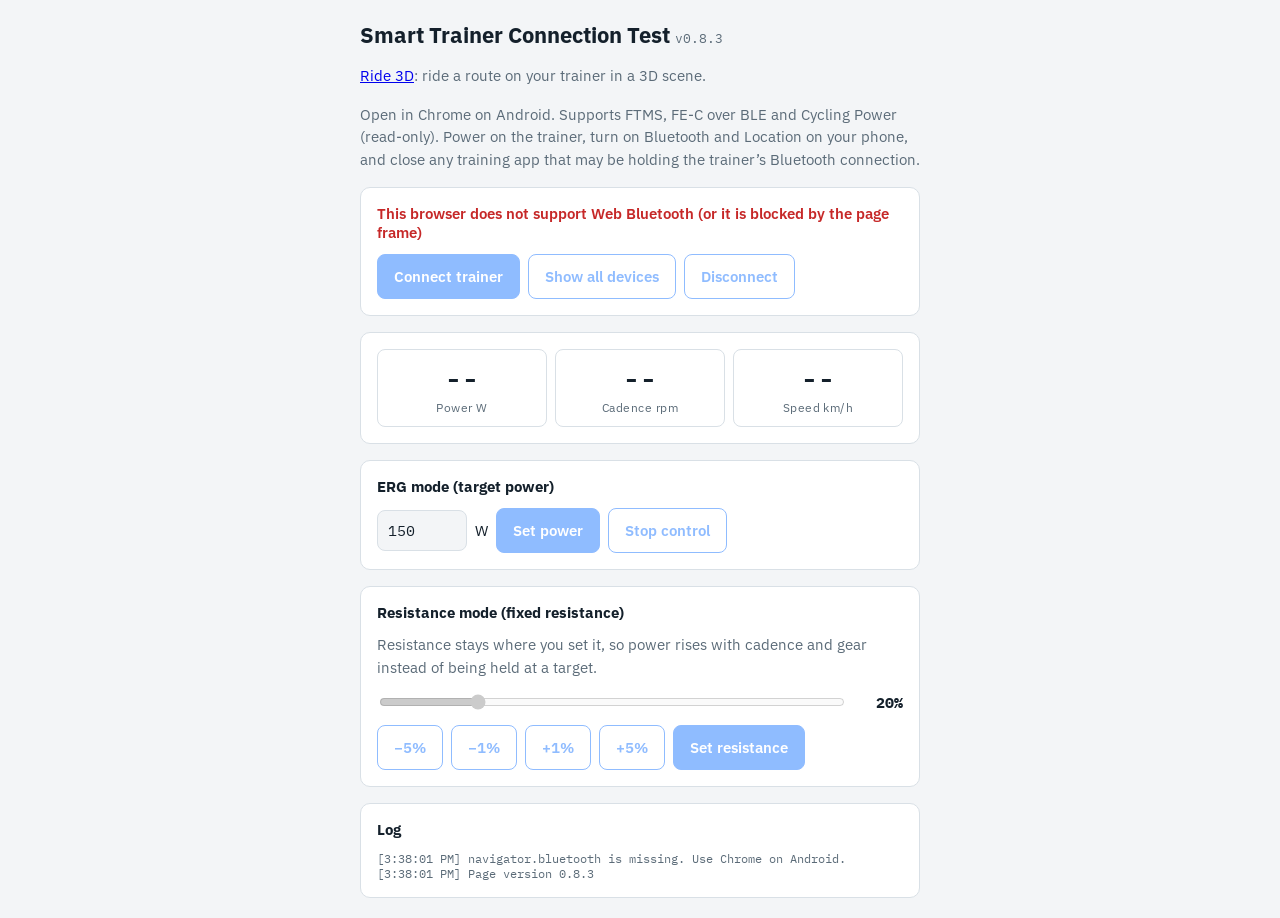
<file: index.html>
<!doctype html>
<html lang="en">
<head>
<meta charset="utf-8">
<meta name="viewport" content="width=device-width,initial-scale=1,viewport-fit=cover">
<title>Trainer BLE Test</title>
<style>
/* Layout: single column tool — status, live numbers, ERG control, log */
:root{--bg:#f3f5f7;--panel:#fff;--fg:#14202b;--muted:#5b6b78;--line:#d9e0e6;--accent:#0a6cff;--ok:#11875a;--bad:#c62828;
--sans:"IBM Plex Sans",system-ui,sans-serif;--mono:"IBM Plex Mono",ui-monospace,monospace}
@media (prefers-color-scheme:dark){:root:not([data-theme="light"]){--bg:#0e1419;--panel:#162029;--fg:#e6edf3;--muted:#8fa1b0;--line:#26333f;--accent:#4d94ff;--ok:#3cc98a;--bad:#ff6b6b;color-scheme:dark}}
:root[data-theme="dark"]{--bg:#0e1419;--panel:#162029;--fg:#e6edf3;--muted:#8fa1b0;--line:#26333f;--accent:#4d94ff;--ok:#3cc98a;--bad:#ff6b6b;color-scheme:dark}
*{box-sizing:border-box}
body{margin:0;background:var(--bg);color:var(--fg);font-family:var(--sans);font-size:15px;padding-left:max(16px,env(safe-area-inset-left,0px));padding-right:max(16px,env(safe-area-inset-right,0px));padding-block:20px}
main{max-width:560px;margin:0 auto;display:flex;flex-direction:column;gap:16px}
h1{font-size:22px;margin:0}
p{margin:0;color:var(--muted);line-height:1.5}
section{background:var(--panel);border:1px solid var(--line);border-radius:10px;padding:16px;display:flex;flex-direction:column;gap:12px}
button{font:inherit;font-weight:600;padding:12px 16px;border-radius:8px;border:1px solid var(--accent);background:var(--accent);color:#fff;cursor:pointer}
button.ghost{background:transparent;color:var(--accent)}
button:disabled{opacity:.45;cursor:default}
button:focus-visible,input:focus-visible{outline:2px solid var(--accent);outline-offset:2px}
.row{display:flex;gap:8px;flex-wrap:wrap;align-items:center}
.status{font-weight:600}.status.ok{color:var(--ok)}.status.bad{color:var(--bad)}
.grid{display:grid;grid-template-columns:repeat(3,1fr);gap:8px}
.metric{border:1px solid var(--line);border-radius:8px;padding:10px;text-align:center}
.metric b{display:block;font-family:var(--mono);font-size:28px;font-variant-numeric:tabular-nums}
.metric span{font-size:12px;color:var(--muted);letter-spacing:.04em}
input{font:inherit;font-family:var(--mono);width:90px;padding:10px;border-radius:8px;border:1px solid var(--line);background:var(--bg);color:var(--fg)}
#log{font-family:var(--mono);font-size:12px;white-space:pre-wrap;word-break:break-all;max-height:240px;overflow:auto;margin:0;color:var(--muted)}
</style>
<link rel="stylesheet" href="https://fonts.googleapis.com/css2?family=IBM+Plex+Mono:wght@500&family=IBM+Plex+Sans:wght@400;600&display=swap">
</head>
<body>
<main>
  <h1>Smart Trainer Connection Test <small id="ver" style="font-size:13px;font-weight:400;color:var(--muted);font-family:var(--mono)"></small></h1>
  <p><a href="ride/">Ride 3D</a>: ride a route on your trainer in a 3D scene.</p>
  <p>Open in Chrome on Android. Supports FTMS, FE-C over BLE and Cycling Power (read-only). Power on the trainer, turn on Bluetooth and Location on your phone, and close any training app that may be holding the trainer&rsquo;s Bluetooth connection.</p>

  <section>
    <div class="status" id="status">Not connected</div>
    <div class="row">
      <button id="connect">Connect trainer</button>
      <button id="scanall" class="ghost" title="List every nearby Bluetooth device, without filtering by service">Show all devices</button>
      <button id="disconnect" class="ghost" disabled>Disconnect</button>
    </div>
  </section>

  <section>
    <div class="grid">
      <div class="metric"><b id="power">--</b><span>Power W</span></div>
      <div class="metric"><b id="cadence">--</b><span>Cadence rpm</span></div>
      <div class="metric"><b id="speed">--</b><span>Speed km/h</span></div>
    </div>
  </section>

  <section>
    <strong>ERG mode (target power) <span id="proto" style="font-weight:400;color:var(--muted)"></span></strong>
    <div class="row">
      <input id="target" type="number" value="150" min="0" max="2000" step="10" inputmode="numeric">
      <span>W</span>
      <button id="erg" disabled>Set power</button>
      <button id="ergoff" class="ghost" disabled>Stop control</button>
    </div>
  </section>

  <section>
    <strong>Resistance mode (fixed resistance)</strong>
    <p>Resistance stays where you set it, so power rises with cadence and gear instead of being held at a target.</p>
    <div class="row">
      <input id="res" type="range" min="0" max="100" step="1" value="20" style="flex:1;min-width:160px;padding:0" disabled>
      <b id="resval" style="font-family:var(--mono);min-width:48px;text-align:right">20%</b>
    </div>
    <div class="row">
      <button id="resdown" class="ghost" disabled>&minus;5%</button>
      <button id="resdown1" class="ghost" disabled>&minus;1%</button>
      <button id="resup1" class="ghost" disabled>+1%</button>
      <button id="resup" class="ghost" disabled>+5%</button>
      <button id="resset" disabled>Set resistance</button>
    </div>
  </section>

  <section>
    <strong>Log</strong>
    <pre id="log"></pre>
  </section>
</main>

<script>
const VERSION='0.8.3'; // bump on every change so the page shows when it has updated
// Full UUID strings: Bluefy on iOS can't parse numeric ones.
const sig=n=>'0000'+n.toString(16).padStart(4,'0')+'-0000-1000-8000-00805f9b34fb';
const FTMS=sig(0x1826), CPS=sig(0x1818);
// Bluefy reports UUIDs upper-case and shortens SIG ones ("1818"), so compare normalized forms,
// and look services/characteristics up by listing them.
const norm=u=>{u=String(u).toLowerCase();return /^([0-9a-f]{4}|[0-9a-f]{8})$/.test(u)?u.padStart(8,'0')+'-0000-1000-8000-00805f9b34fb':u;};
const svcOf=async(server,u)=>{const s=(await server.getPrimaryServices()).find(s=>norm(s.uuid)===u);if(!s)throw new Error('service '+u+' not found');return s;};
const chrOf=async(svc,u)=>{const c=(await svc.getCharacteristics()).find(c=>norm(c.uuid)===u);if(!c)throw new Error('characteristic '+u+' not found');return c;};
// Bluefy (iOS) can't match service filters, so iOS always lists every device.
const isIOS=/iPhone|iPad|iPod/.test(navigator.userAgent)||(navigator.platform==='MacIntel'&&navigator.maxTouchPoints>1);
const FEC='6e40fec1-b5a3-f393-e0a9-e50e24dcca9e', FEC_RX='6e40fec2-b5a3-f393-e0a9-e50e24dcca9e', FEC_TX='6e40fec3-b5a3-f393-e0a9-e50e24dcca9e';
const WHEEL_M=2.105; // 700x25c circumference, for Cycling Power wheel speed
const $=id=>document.getElementById(id);
let device=null, ctl=null, resRange=[0,100]; // ctl: {name, setPower(w), stop()}

function log(m){const t=new Date().toLocaleTimeString();$('log').textContent=`[${t}] ${m}\n`+$('log').textContent;}
function setStatus(t,c){const s=$('status');s.textContent=t;s.className='status '+(c||'');}
function show(k,v){$(k).textContent=v;}

$('ver').textContent='v'+VERSION; log('Page version '+VERSION);
navigator.serviceWorker?.register('sw.js').catch(()=>{}); // keeps the site's files fresh

(async()=>{
  if(!navigator.bluetooth){setStatus('This browser does not support Web Bluetooth (or it is blocked by the page frame)','bad');log('navigator.bluetooth is missing. Use Chrome on Android.');$('connect').disabled=$('scanall').disabled=true;return;}
  try{const a=await navigator.bluetooth.getAvailability();log('Bluetooth adapter available: '+a);}catch(e){log('getAvailability failed: '+e.message);}
})();

// "Show all devices" skips the service filter: tells a trainer that isn't advertising apart
// from a browser (e.g. Bluefy) that doesn't match the filter.
const connect=async all=>{
  try{
    setStatus('Searching…');
    const optionalServices=[FTMS,CPS,FEC,sig(0x180a),sig(0x180f)];
    device=await navigator.bluetooth.requestDevice(all||isIOS?{acceptAllDevices:true,optionalServices}:{
      filters:[{services:[FTMS]},{services:[CPS]},{services:[FEC]}],
      optionalServices
    });
    log('Selected device: '+(device.name||device.id));
    device.addEventListener('gattserverdisconnected',()=>{setStatus('Disconnected','bad');log('Device disconnected');ui(false);});
    const server=await device.gatt.connect();
    setStatus('Connected: '+(device.name||'device'),'ok'); ui(true);
    const svcs=await server.getPrimaryServices();
    log('Services: '+svcs.map(s=>norm(s.uuid).slice(4,8)).join(', '));
    const has=u=>svcs.some(s=>norm(s.uuid)===u);
    // Protocol order: FTMS, then FE-C over BLE, then Cycling Power (read-only)
    if(has(FTMS)&&await useFtms(server))return;
    if(has(FEC)&&await useFec(server)){
      // Use Cycling Power for the numbers if FE-C sends no trainer data
      if(has(CPS))setTimeout(()=>{if(device?.gatt?.connected&&!seenPages.has(0x19)){log('No FE-C trainer data after 5 s, reading Cycling Power');useCps(server);}},5000);
      return;
    }
    if(has(CPS))await useCps(server);
    else log('No usable data service found');
  }catch(e){
    if(e.name==='SecurityError'||/permission|policy|allowed/i.test(e.message)){
      setStatus('Bluetooth blocked by the browser or page frame','bad');
      log(e.name+': '+e.message+'\nThis page may be embedded in a restricted frame that cannot use Bluetooth.');
    }else if(e.name==='NotFoundError'){setStatus('No device selected','bad');log(e.message);}
    else{setStatus('Connection failed','bad');log(e.name+': '+e.message);}
  }
};
$('connect').onclick=()=>connect(false);
$('scanall').onclick=()=>connect(true);

$('disconnect').onclick=()=>{device?.gatt?.disconnect();};

function ui(on){$('disconnect').disabled=!on;$('connect').disabled=$('scanall').disabled=on;if(!on){setCtl(null);['power','cadence','speed'].forEach(k=>show(k,'--'));}}
function setCtl(c){ctl=c;$('erg').disabled=$('ergoff').disabled=!c;['res','resdown','resdown1','resup1','resup','resset'].forEach(k=>$(k).disabled=!c?.setResistance);$('proto').textContent=c?'via '+c.name:'';}
function hex(v){return [...new Uint8Array(v.buffer,v.byteOffset,v.byteLength)].map(b=>b.toString(16).padStart(2,'0')).join(' ');}

// ---- FTMS ----
async function useFtms(server){
  try{
    const f=await svcOf(server,FTMS);
    const bike=await chrOf(f,sig(0x2AD2));
    bike.addEventListener('characteristicvaluechanged',e=>parseBike(e.target.value));
    await bike.startNotifications(); log('Subscribed to FTMS Indoor Bike Data');
    try{
      const cp=await chrOf(f,sig(0x2AD9));
      cp.addEventListener('characteristicvaluechanged',e=>log('Control point response: '+hex(e.target.value)));
      await cp.startNotifications();
      const write=async b=>{await (cp.writeValueWithResponse?cp.writeValueWithResponse(new Uint8Array(b)):cp.writeValue(new Uint8Array(b)));log('Wrote: '+hex(new DataView(new Uint8Array(b).buffer)));};
      setCtl({name:'FTMS',
        async setPower(w){await write([0x00]);await write([0x07]);await write([0x05,w&255,(w>>8)&255]);}, // Request Control, Start, Set Target Power
        async setResistance(pct){ // map % onto the trainer's supported resistance range (0.1 units)
          const [lo,hi]=resRange, q=Math.round(lo+(hi-lo)*pct/100);
          await write([0x00]);await write([0x07]);
          await write(hi<=255?[0x04,q]:[0x04,q&255,(q>>8)&255]);},
        async stop(){await write([0x08,0x01]);await write([0x01]);}}); // Stop, Reset
      try{const r=await (await chrOf(f,sig(0x2AD6))).readValue();resRange=[r.getInt16(0,true),r.getInt16(2,true)];log('FTMS resistance range: '+resRange.join('..')+' (0.1 units)');}
      catch(e){log('No resistance range, assuming 0..100: '+e.message);}
      log('FTMS control point ready');
    }catch(e){log('Control point unavailable: '+e.message);}
    return true;
  }catch(e){log('No FTMS: '+e.message);return false;}
}

// FTMS Indoor Bike Data (0x2AD2)
function parseBike(v){
  const fl=v.getUint16(0,true); let o=2;
  if(!(fl&1)){show('speed',(v.getUint16(o,true)/100).toFixed(1));o+=2;}
  if(fl&2)o+=2;
  if(fl&4){show('cadence',Math.round(v.getUint16(o,true)/2));o+=2;}
  if(fl&8)o+=2;
  if(fl&16)o+=3;
  if(fl&32)o+=2;
  if(fl&64){show('power',v.getInt16(o,true));o+=2;}
}

// ---- FE-C over BLE: ANT+ FE-C pages wrapped in ANT broadcast messages ----
// [A4 09 4E 05 | 8-byte page | XOR checksum]
function antMsg(page){const m=[0xA4,0x09,0x4E,0x05,...page];m.push(m.reduce((a,b)=>a^b,0));return new Uint8Array(m);}
function fecTargetPower(w){const q=Math.round(w*4);return antMsg([0x31,0xFF,0xFF,0xFF,0xFF,0xFF,q&255,(q>>8)&255]);} // page 49, 0.25 W units
function fecResistance(pct){return antMsg([0x30,0xFF,0xFF,0xFF,0xFF,0xFF,0xFF,Math.round(pct*2)]);} // page 48, 0.5 % units
function fecGrade(g){const q=Math.round((g+200)*100);return antMsg([0x33,0xFF,0xFF,0xFF,0xFF,q&255,(q>>8)&255,0xFF]);} // page 51, 0.01 % units, -200 % offset

const seenPages=new Set();
function parseFec(v){
  if(v.byteLength<12||v.getUint8(0)!==0xA4)return;
  const p=new DataView(v.buffer,v.byteOffset+4,8), page=p.getUint8(0);
  if(!seenPages.has(page)){seenPages.add(page);log('FE-C page 0x'+page.toString(16).padStart(2,'0')+': '+hex(p));}
  if(page===0x10){ // General FE data: speed in 0.001 m/s
    show('speed',(p.getUint16(4,true)*0.0036).toFixed(1));
  }else if(page===0x19){ // Specific trainer data: cadence, 12-bit instantaneous power
    const c=p.getUint8(2); show('cadence',c===0xFF?'--':c);
    const w=p.getUint8(5)|((p.getUint8(6)&0x0F)<<8); show('power',w===0xFFF?'--':w);
  }else if(page===0x47){ // Command status
    log('FE-C command status: '+hex(p));
  }
}

async function useFec(server){
  try{
    const s=await svcOf(server,FEC);
    const rx=await chrOf(s,FEC_RX), tx=await chrOf(s,FEC_TX);
    rx.addEventListener('characteristicvaluechanged',e=>parseFec(e.target.value));
    await rx.startNotifications(); log('Subscribed to FE-C over BLE');
    const write=async m=>{
      // Bluefy only has the older writeValue()
      if(!tx.writeValueWithResponse)await tx.writeValue(m);else if(tx.properties.write)await tx.writeValueWithResponse(m);else await tx.writeValueWithoutResponse(m);
      log('Wrote: '+hex(new DataView(m.buffer)));
    };
    setCtl({name:'FE-C',
      async setPower(w){await write(fecTargetPower(w));},
      async setResistance(pct){await write(fecResistance(pct));},
      async stop(){await write(fecGrade(0));}}); // leave ERG by switching to flat-road simulation
    log('FE-C control ready');
    return true;
  }catch(e){log('No FE-C: '+e.message);return false;}
}

// ---- Cycling Power (read-only) ----
// Cadence and speed come from cumulative crank/wheel revolutions between notifications.
let lastCrank=null, lastWheel=null, crankIdle=0, wheelIdle=0;
function revRate(prev,revs,time,revMod,timeMod,ticks){
  if(!prev)return null;
  const dr=(revs-prev.revs+revMod)%revMod, dt=(time-prev.time+timeMod)%timeMod;
  return dt?dr/(dt/ticks):null; // revolutions per second, null when no new event
}
function parseCps(v){
  const fl=v.getUint16(0,true); let o=4;
  show('power',v.getInt16(2,true));
  if(fl&1)o+=1;  // pedal power balance
  if(fl&4)o+=2;  // accumulated torque
  if(fl&16){     // wheel revolution data
    const revs=v.getUint32(o,true), time=v.getUint16(o+4,true); o+=6;
    const r=revRate(lastWheel,revs,time,2**32,65536,2048);
    if(r!==null){show('speed',(r*WHEEL_M*3.6).toFixed(1));wheelIdle=0;}else if(++wheelIdle>3)show('speed','0.0');
    lastWheel={revs,time};
  }
  if(fl&32){     // crank revolution data
    const revs=v.getUint16(o,true), time=v.getUint16(o+2,true); o+=4;
    const r=revRate(lastCrank,revs,time,65536,65536,1024);
    if(r!==null){show('cadence',Math.round(r*60));crankIdle=0;}else if(++crankIdle>3)show('cadence','0');
    lastCrank={revs,time};
  }
}

async function useCps(server){
  try{
    const c=await chrOf(await svcOf(server,CPS),sig(0x2A63));
    lastCrank=lastWheel=null;
    c.addEventListener('characteristicvaluechanged',e=>parseCps(e.target.value));
    await c.startNotifications(); log('Subscribed to Cycling Power (no resistance control)');
  }catch(e){log('No Cycling Power: '+e.message);}
}

$('erg').onclick=async()=>{
  try{await ctl.setPower(Math.max(0,Math.min(2000,parseInt($('target').value)||0)));}
  catch(e){log('ERG failed: '+e.message);}
};
const resPct=()=>Math.max(0,Math.min(100,parseInt($('res').value)||0));
async function sendRes(){try{await ctl.setResistance(resPct());}catch(e){log('Resistance failed: '+e.message);}}
$('res').oninput=()=>{$('resval').textContent=resPct()+'%';};
$('res').onchange=sendRes; // send when the slider is released
$('resset').onclick=sendRes;
const stepRes=d=>()=>{$('res').value=resPct()+d;$('res').oninput();sendRes();};
$('resdown').onclick=stepRes(-5);$('resdown1').onclick=stepRes(-1);
$('resup1').onclick=stepRes(1);$('resup').onclick=stepRes(5);
$('ergoff').onclick=async()=>{try{await ctl.stop();}catch(e){log('Stop failed: '+e.message);}};
</script>
</body>
</html>
</file>
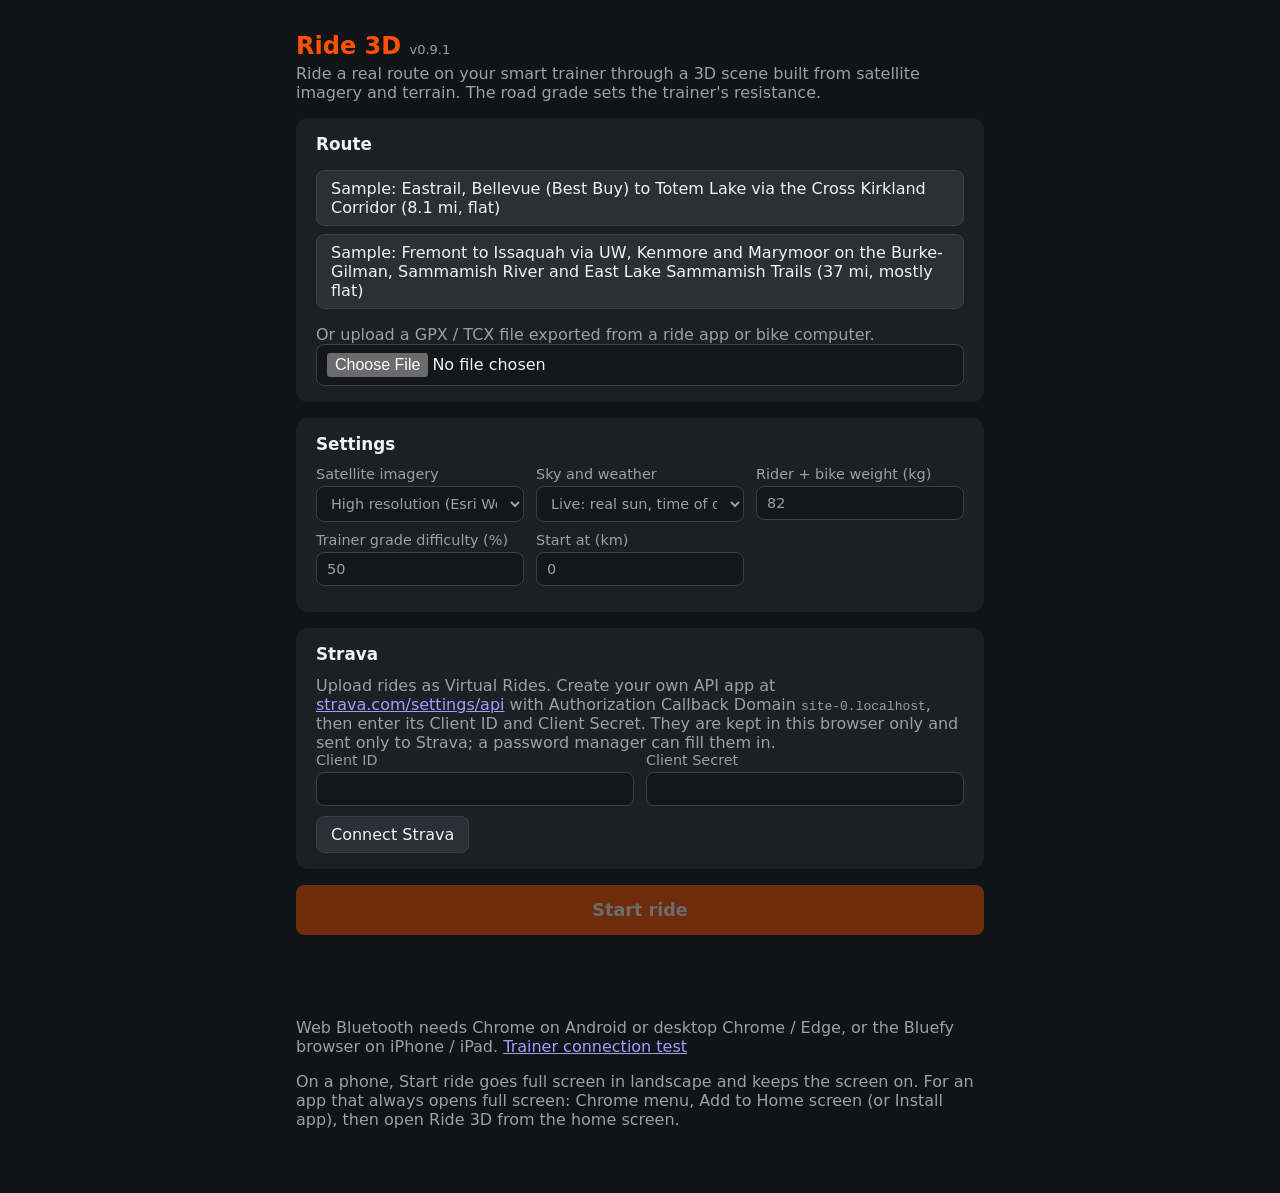
<file: ride/index.html>
<!doctype html>
<html lang="en">
  <head>
    <meta charset="utf-8" />
    <meta name="viewport" content="width=device-width, initial-scale=1" />
    <title>Ride 3D</title>
    <link rel="stylesheet" href="style.css" />
    <link rel="manifest" href="manifest.webmanifest" />
    <link rel="icon" href="icon-192.png" />
    <meta name="theme-color" content="#111316" />
  </head>
  <body>
    <section id="setup" class="screen">
      <header>
        <h1>Ride 3D <small id="ver"></small></h1>
        <p>Ride a real route on your smart trainer through a 3D scene built from satellite imagery and terrain. The road grade sets the trainer's resistance.</p>
      </header>

      <div class="card">
        <h2>Route</h2>
        <p class="samples">
          <button type="button" class="sample" data-src="../samples/eastrail-bellevue-totem-lake.gpx" data-features="../samples/eastrail-bellevue-totem-lake.osm.json">Sample: Eastrail, Bellevue (Best Buy) to Totem Lake via the Cross Kirkland Corridor (8.1 mi, flat)</button>
          <button type="button" class="sample" data-src="../samples/fremont-issaquah-trails.gpx" data-features="../samples/fremont-issaquah-trails.osm.json">Sample: Fremont to Issaquah via UW, Kenmore and Marymoor on the Burke-Gilman, Sammamish River and East Lake Sammamish Trails (37 mi, mostly flat)</button>
        </p>
        <p class="hint">Or upload a GPX / TCX file exported from a ride app or bike computer.</p>
        <input type="file" id="file-input" accept=".gpx,.tcx,application/gpx+xml" />
      </div>

      <div class="card" id="route-card" hidden>
        <h2 id="route-name"></h2>
        <p id="route-stats"></p>
        <label class="check"><input type="checkbox" id="reverse" /> Ride in reverse</label>
        <div class="row">
          <button id="export-csv">Export points CSV</button>
          <button id="export-json">Export points JSON</button>
        </div>
      </div>

      <div class="card">
        <h2>Settings</h2>
        <div class="grid">
          <label>Satellite imagery<select id="imagery"></select></label>
          <label>Sky and weather<select id="sky"><option value="live">Live: real sun, time of day and local weather</option><option value="fixed">Always a clear afternoon</option></select></label>
          <label>Rider + bike weight (kg)<input id="mass" type="number" min="30" max="200" step="1" /></label>
          <label>Trainer grade difficulty (%)<input id="difficulty" type="number" min="0" max="100" step="5" /></label>
          <label>Start at (km)<input id="start-km" type="number" min="0" step="0.1" value="0" /></label>
        </div>
      </div>

      <div class="card">
        <h2>Strava</h2>
        <p class="hint">Upload rides as Virtual Rides. Create your own API app at <a href="https://www.strava.com/settings/api" target="_blank" rel="noopener">strava.com/settings/api</a> with Authorization Callback Domain <code id="strava-domain"></code>, then enter its Client ID and Client Secret. They are kept in this browser only and sent only to Strava; a password manager can fill them in.</p>
        <form id="strava-form">
          <div class="grid">
            <label>Client ID<input id="strava-id" name="username" autocomplete="username" inputmode="numeric" autocapitalize="off" spellcheck="false" /></label>
            <label>Client Secret<input id="strava-secret" name="password" type="password" autocomplete="current-password" autocapitalize="off" spellcheck="false" /></label>
          </div>
          <div class="row">
            <button type="submit" id="strava-connect">Connect Strava</button>
            <button type="button" id="strava-disconnect" hidden>Disconnect</button>
          </div>
        </form>
        <p id="strava-status" class="hint" aria-live="polite"></p>
      </div>

      <button id="start" class="primary" disabled>Start ride</button>
      <p id="setup-error" class="error"></p>
      <p class="hint">Web Bluetooth needs Chrome on Android or desktop Chrome / Edge, or the Bluefy browser on iPhone / iPad. <a href="../">Trainer connection test</a></p>
      <p class="hint">On a phone, Start ride goes full screen in landscape and keeps the screen on. For an app that always opens full screen: Chrome menu, Add to Home screen (or Install app), then open Ride 3D from the home screen.</p>
    </section>

    <section id="ride" class="screen" hidden>
      <div id="pano"></div>
      <div id="banner" hidden></div>
      <div id="attribution"></div>

      <div id="hud">
        <div><span id="hud-speed">0.0</span><small>km/h</small></div>
        <div><span id="hud-power">--</span><small>W</small></div>
        <div><span id="hud-cadence">--</span><small>rpm</small></div>
        <div><span id="hud-hr">--</span><small>bpm</small></div>
        <div><span id="hud-grade">0.0</span><small>%</small></div>
        <div><span id="hud-distance">0.00</span><small id="hud-total">/ 0 km</small></div>
        <div><span id="hud-time">0:00:00</span><small>time</small></div>
      </div>

      <canvas id="profile"></canvas>
      <div id="minimap"></div>

      <div id="resist" title="Trainer resistance. Auto follows the road grade.">
        <button id="fullscreen" aria-label="Full screen" title="Full screen, landscape">
          <svg viewBox="0 0 24 24" width="20" height="20" fill="none" stroke="currentColor" stroke-width="2.2" stroke-linecap="round" stroke-linejoin="round"><path id="fs-icon" d="M4 9V4h5M15 4h5v5M20 15v5h-5M9 20H4v-5"/></svg>
        </button>
        <button id="turn" aria-label="Turn around" title="Turn around and ride back">
          <svg viewBox="0 0 24 24" width="20" height="20" fill="none" stroke="currentColor" stroke-width="2.2" stroke-linecap="round" stroke-linejoin="round"><path d="M7 20V9a5 5 0 0 1 10 0v11"/><path d="M13 16l4 4 4-4"/></svg>
        </button>
        <button id="res-up" aria-label="Resistance up 1%">+</button>
        <b id="res-val">Auto</b>
        <input id="res" type="range" min="0" max="100" step="1" value="20" aria-label="Resistance" />
        <button id="res-down" aria-label="Resistance down 1%">&minus;</button>
        <button id="res-auto" class="on">Auto</button>
      </div>

      <div id="controls">
        <select id="mode">
          <option value="power">Power based (recommended)</option>
          <option value="trainer-speed">Trainer speed</option>
          <option value="replay">Replay recorded pace</option>
          <option value="manual">Manual speed</option>
        </select>
        <label id="replay-speed-wrap">Speed ×<input id="replay-speed" type="number" min="0.25" max="20" step="0.25" value="1" /></label>
        <label id="manual-speed-wrap">km/h<input id="manual-speed" type="number" min="0" max="80" step="1" value="25" /></label>
        <button id="connect-trainer">Connect trainer</button>
        <button id="connect-hr">Connect heart rate</button>
        <button id="pause">Pause</button>
        <button id="record-here" title="Discard what is recorded so far and start a new recording at this spot">Record from here</button>
        <button id="export-fit">Export FIT</button>
        <button id="strava-upload">Upload to Strava</button>
        <button id="exit">Exit</button>
      </div>
    </section>

    <script type="importmap">
      { "imports": { "three": "./vendor/three/three.module.min.js" } }
    </script>
    <script type="module" src="js/app.js"></script>
  </body>
</html>
</file>
<file: ride/style.css>
:root {
  --accent: #fc5200;
  --bg: #111316;
  --card: #1c1f24;
  --text: #f2f2f2;
  --muted: #9aa0a6;
  --overlay: rgba(10, 12, 15, 0.72);
  color-scheme: dark;
  font-family: system-ui, -apple-system, 'PingFang SC', 'Microsoft YaHei', sans-serif;
}

* {
  box-sizing: border-box;
}

body {
  margin: 0;
  background: var(--bg);
  color: var(--text);
}

[hidden] {
  display: none !important;
}

button,
.btn,
select,
input {
  font: inherit;
  color: inherit;
}

button,
.btn {
  background: #2b2f36;
  border: 1px solid #3a3f47;
  border-radius: 8px;
  padding: 8px 14px;
  cursor: pointer;
  text-decoration: none;
  display: inline-block;
}

button:hover,
.btn:hover {
  border-color: var(--accent);
}

button:disabled {
  opacity: 0.4;
  cursor: not-allowed;
}

button.primary,
.btn {
  background: var(--accent);
  border-color: var(--accent);
  font-weight: 600;
}

button.link {
  background: none;
  border: none;
  padding: 0;
  color: var(--accent);
}

input,
select {
  background: #13161a;
  border: 1px solid #3a3f47;
  border-radius: 8px;
  padding: 8px 10px;
  width: 100%;
}

/* ---------- setup ---------- */

#setup {
  max-width: 720px;
  margin: 0 auto;
  padding: 32px 16px 64px;
  display: flex;
  flex-direction: column;
  gap: 16px;
}

#setup h1 {
  margin: 0 0 4px;
  color: var(--accent);
}

#setup h1 small {
  font-size: 13px;
  font-weight: 400;
  color: var(--muted);
}

#setup header p,
.hint {
  color: var(--muted);
  margin: 0;
}

.card {
  background: var(--card);
  border-radius: 12px;
  padding: 16px 20px;
}

.card h2 {
  margin: 0 0 12px;
  font-size: 1.05rem;
}

.card select {
  margin-top: 0;
}

.card label {
  display: flex;
  flex-direction: column;
  gap: 4px;
  color: var(--muted);
  font-size: 0.9rem;
  margin-bottom: 10px;
}

.row {
  display: flex;
  gap: 8px;
  flex-wrap: wrap;
}

.row input {
  flex: 1;
  min-width: 200px;
}

.grid {
  display: grid;
  grid-template-columns: repeat(auto-fit, minmax(180px, 1fr));
  gap: 0 12px;
}

.error {
  color: #ff6b6b;
  min-height: 1.2em;
}

#start {
  padding: 14px;
  font-size: 1.1rem;
}

/* ---------- ride ---------- */

#ride {
  position: fixed;
  inset: 0;
  overflow: hidden;
}

#pano {
  position: absolute;
  inset: 0;
  touch-action: none; /* drag to look around, pinch to zoom */
}

#banner {
  position: absolute;
  z-index: 20; /* above the HUD, so messages are never hidden behind it */
  top: calc(var(--hud-h, 60px) + 28px);
  left: 50%;
  transform: translateX(-50%);
  max-width: min(520px, calc(100% - 96px));
  text-align: center;
  background: var(--overlay);
  padding: 8px 16px;
  border-radius: 8px;
}

#attribution {
  position: absolute;
  top: 4px;
  right: 8px;
  max-width: 50%;
  font-size: 11px;
  color: rgba(255, 255, 255, 0.85);
  text-shadow: 0 0 3px #000;
  text-align: right;
}

#hud {
  position: absolute;
  top: 16px;
  left: 16px;
  display: flex;
  flex-wrap: wrap;
  gap: 8px;
  max-width: calc(100% - 32px);
}

#hud > div {
  background: var(--overlay);
  border-radius: 10px;
  padding: 6px 12px;
  min-width: 84px;
}

#hud span {
  font-size: 1.8rem;
  font-weight: 700;
  font-variant-numeric: tabular-nums;
}

#hud small {
  margin-left: 4px;
  color: var(--muted);
}

#profile {
  position: absolute;
  left: 16px;
  bottom: calc(var(--controls-h, 40px) + 32px);
  height: 64px;
  width: calc(100% - 312px);
  background: var(--overlay);
  border-radius: 10px;
}

#profile {
  cursor: ew-resize;
  touch-action: none; /* dragging moves the rider, not the page */
}

#minimap {
  position: absolute;
  right: 16px;
  bottom: calc(var(--controls-h, 40px) + 32px);
  width: 264px;
  height: 200px;
  border-radius: 10px;
  overflow: hidden;
  border: 2px solid rgba(255, 255, 255, 0.4);
}

#controls {
  position: absolute;
  left: 16px;
  right: 16px;
  bottom: 16px;
  display: flex;
  gap: 8px;
  flex-wrap: wrap;
  align-items: center;
}

#controls select {
  width: auto;
}

#controls label {
  display: flex;
  align-items: center;
  gap: 6px;
  background: var(--overlay);
  border-radius: 8px;
  padding: 2px 8px;
}

#controls label input {
  width: 72px;
  padding: 6px;
}

#resist {
  position: absolute;
  right: 16px;
  top: calc(var(--hud-h, 60px) + 28px);
  bottom: calc(var(--controls-h, 40px) + var(--minimap-h, 200px) + 44px);
  width: 56px;
  display: flex;
  flex-direction: column;
  align-items: center;
  gap: 6px;
  padding: 6px 0;
  background: var(--overlay);
  border-radius: 10px;
}

#resist button {
  width: 44px;
  padding: 6px 0;
  font-size: 1.1rem;
}

#resist #fullscreen,
#resist #turn {
  display: grid;
  place-items: center;
  padding: 6px 0 4px;
}

#resist #turn {
  margin-bottom: 4px;
}

#resist #res-auto {
  font-size: 0.75rem;
}

#resist #res-auto.on {
  border-color: var(--accent);
  color: var(--accent);
}

#res-val {
  font-size: 0.85rem;
  font-variant-numeric: tabular-nums;
}

/* Vertical slider: low resistance at the bottom. */
#res {
  writing-mode: vertical-lr;
  direction: rtl;
  flex: 1 1 auto;
  min-height: 40px;
  width: 32px;
  margin: 0;
  padding: 0;
  accent-color: var(--accent);
}

#resist :disabled {
  opacity: 0.4;
}

.card label.check {
  flex-direction: row;
  display: flex;
  align-items: center;
  gap: 8px;
  margin-top: 8px;
}

label.check input {
  width: auto;
}

#controls button.connected {
  border-color: #2ecc71;
  color: #2ecc71;
}

@media (max-width: 720px) {
  #hud {
    top: 8px;
    left: 8px;
    max-width: calc(100% - 16px);
    display: grid;
    grid-template-columns: repeat(4, 1fr);
    gap: 4px;
  }
  #hud > div {
    min-width: 0;
    padding: 4px 6px;
    white-space: nowrap;
  }
  #hud span {
    font-size: 1.15rem;
  }
  #hud small {
    font-size: 0.7rem;
    margin-left: 2px;
  }
  #hud > div:last-child small {
    display: none; /* "time" is clear from the h:mm:ss format */
  }
  #hud > div:nth-child(6) {
    grid-column: span 2;
  }
  #attribution {
    top: auto;
    bottom: 2px;
    left: 8px;
    right: 8px;
    max-width: none;
    font-size: 9px;
    text-align: left;
  }
  #controls {
    left: 8px;
    right: 8px;
    bottom: 26px;
    gap: 6px;
  }
  #controls select {
    flex: 1 1 100%;
  }
  #controls button {
    padding: 8px 10px;
  }
  #minimap {
    right: 8px;
    bottom: calc(var(--controls-h, 40px) + 34px);
    width: 120px;
    height: 112px;
  }
  #profile {
    left: 8px;
    bottom: calc(var(--controls-h, 40px) + 34px);
    height: 64px;
    width: calc(100% - 144px);
  }
  #resist {
    right: 8px;
    width: 52px;
    top: calc(var(--hud-h, 60px) + 16px);
    bottom: calc(var(--controls-h, 40px) + var(--minimap-h, 96px) + 42px);
  }
}

/* Phone in landscape: one HUD row, one scrolling row of controls, bar on the right edge. */
@media (orientation: landscape) and (max-height: 520px) {
  #hud {
    top: 6px;
    left: 8px;
    max-width: calc(100% - 80px);
    display: flex;
    flex-wrap: nowrap;
    gap: 4px;
  }
  #hud > div {
    min-width: 0;
    padding: 2px 8px;
    white-space: nowrap;
  }
  #hud span {
    font-size: 1.1rem;
  }
  #hud small {
    font-size: 0.7rem;
    margin-left: 2px;
  }
  #hud > div:last-child small {
    display: none;
  }
  #attribution {
    top: auto;
    bottom: 2px;
    left: 8px;
    right: 80px;
    max-width: none;
    font-size: 9px;
    text-align: left;
  }
  #controls {
    left: 8px;
    right: 80px;
    bottom: 18px;
    flex-wrap: nowrap;
    overflow-x: auto;
    gap: 6px;
  }
  #controls > * {
    flex: 0 0 auto;
  }
  #controls button,
  #controls select {
    padding: 6px 10px;
  }
  #controls select {
    max-width: 150px;
  }
  #profile {
    left: 8px;
    bottom: calc(var(--controls-h, 36px) + 24px);
    height: 56px;
    width: calc(100% - 224px);
  }
  #minimap {
    right: 80px;
    bottom: calc(var(--controls-h, 36px) + 24px);
    width: 128px;
    height: 88px;
  }
  #resist {
    right: 8px;
    width: 60px;
    top: 6px;
    bottom: 18px;
  }
}

.samples {
  display: flex;
  flex-direction: column;
  gap: 8px;
}

.samples button {
  text-align: left;
}
</file>
